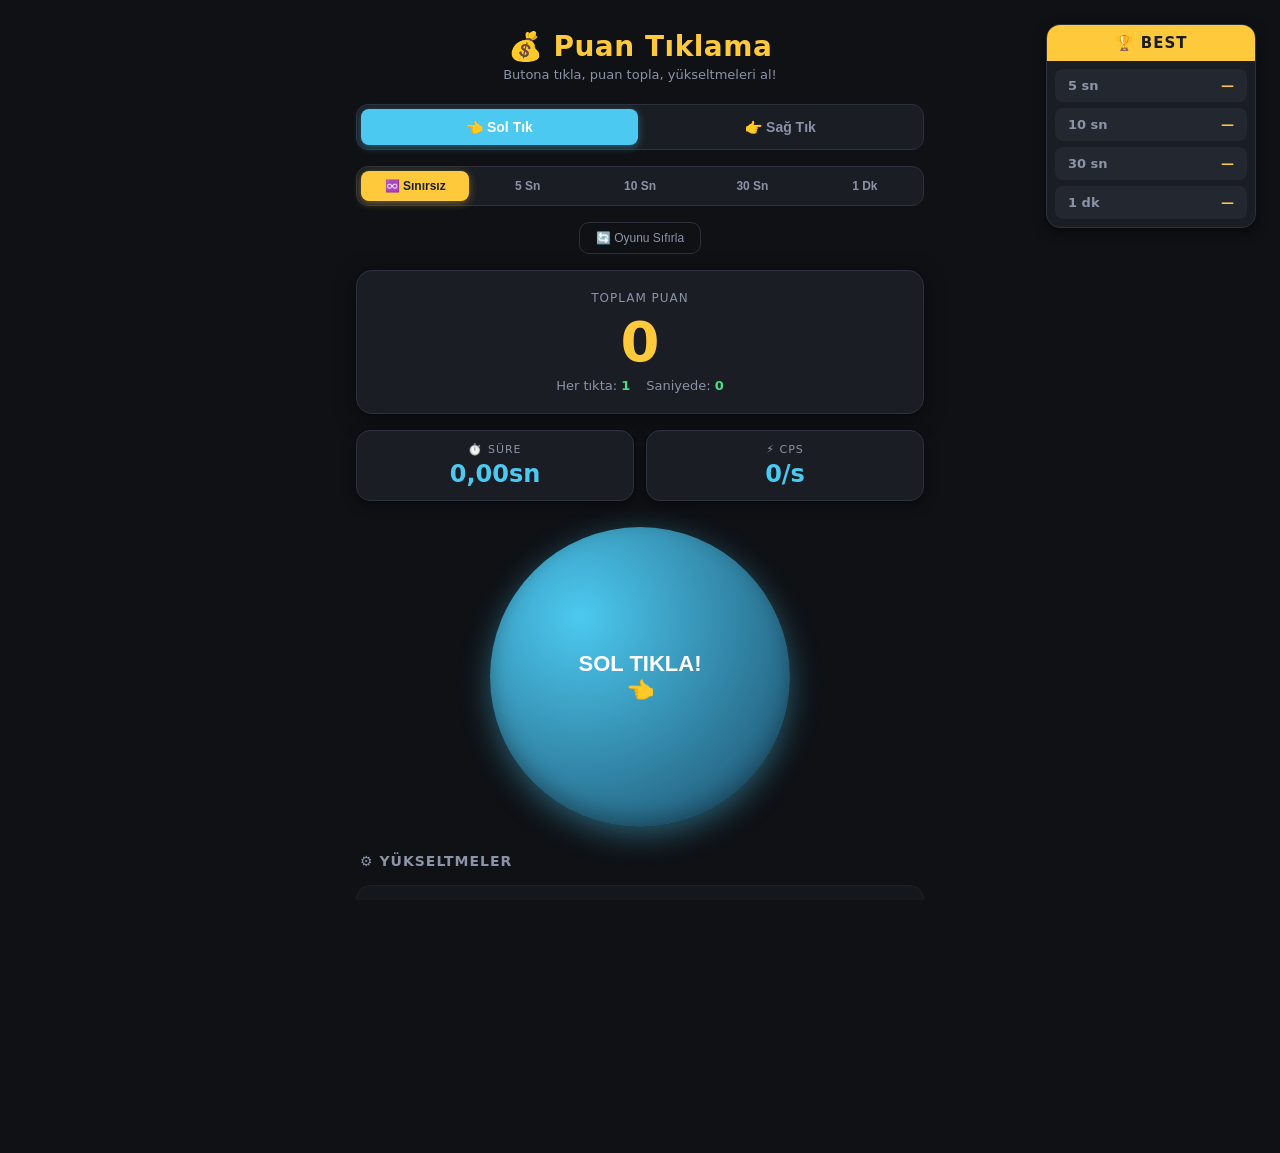
<file: index.html>
<!DOCTYPE html>
<!-- =========================================================
     TIKLAMA OYUNU (CLICKER GAME) - TEK DOSYA
     ---------------------------------------------------------
     - Tıkladıkça puan artar
     - 3 farklı yükseltme (upgrade) vardır
     - Karanlık temalıdır
     - Telefon ve bilgisayarda eşit görünmesi için responsive'tir
     - Tüm kod (HTML + CSS + JavaScript) bu tek dosyanın içindedir
     ========================================================== -->
<html lang="tr">
<head>
    <!-- Sayfanın dilini Türkçe olarak ayarlar -->
    <meta charset="UTF-8">

    <!-- viewport: Telefonlarda sayfanın doğru ölçeklenmesini sağlar.
         width=device-width -> ekran genişliğine uy
         initial-scale=1.0 -> başlangıçta %100 yakınlaşma
         user-scalable=no -> çift dokunup yanlışlıkla yakınlaşmayı engeller -->
    <meta name="viewport" content="width=device-width, initial-scale=1.0, maximum-scale=1.0, user-scalable=no">

    <!-- Arama motorlarına: bu sayfayı indeksleme, Google'da çıkmasın (linki olan yine açabilir) -->
    <meta name="robots" content="noindex, nofollow">
    <meta name="googlebot" content="noindex, nofollow">

    <!-- Tarayıcı sekmesinde görünen başlık -->
    <title>Puan Tıklama Oyunu</title>

    <style>
        /* =====================================================
           RENK VE GÖRÜNÜM AYARLARI (Karanlık Tema)
           ===================================================== */
        :root {
            --arka-plan: #0f1115;          /* Sayfanın ana koyu arka planı */
            --panel: #1a1d24;              /* Kartların/panellerin arka planı */
            --panel-acik: #232730;         /* Üzerine gelince açılan renk */
            --yazi: #f2f4f7;               /* Ana metin rengi (açık) */
            --yazi-ikincil: #8b93a7;       /* İkincil/açıklama metin rengi */
            --vurgu: #ffc93c;              /* Sarı vurgu rengi (puan için) */
            --vurgu-2: #4cc9f0;            /* Mavi vurgu rengi (buton için) */
            --yesil: #4ade80;              /* Alınabilir / yeterli puan (yeşil) */
            --kirmizi: #f87171;            /* Alamaz / yetersiz puan (kırmızı) */
            --kenarlik: #2c313c;           /* Kenarlık rengi */
            --golge: rgba(0, 0, 0, 0.5);   /* Gölge için yarı saydam siyah */
        }

        /* ----- GENEL SIFIRLAMA ----- */
        /* Tüm elemanların varsayılan boşluklarını ve kutu modelini düzenler */
        * {
            margin: 0;             /* Dış boşluk yok */
            padding: 0;            /* İç boşluk yok */
            box-sizing: border-box; /* Genişliğe kenarlık ve padding dahil */
            -webkit-tap-highlight-color: transparent; /* Telefonda dokununca çıkan miji izi kaldırır */
        }

        /* Sayfanın gövdesi */
        html, body {
            height: 100%;                       /* Tam ekran yüksekliği */
            font-family: 'Segoe UI', system-ui, -apple-system, sans-serif; /* Modern font */
            background: var(--arka-plan);       /* Koyu arka plan */
            color: var(--yazi);                 /* Açık yazı rengi */
            overflow-x: hidden;                 /* Yatay kaydırmayı engeller */
            -webkit-user-select: none;          /* Telefonda metin seçimini engeller */
            user-select: none;
        }

        /* =====================================================
           ANA DÜZEN (Layout)
           İçerikleri ortalar ve maksimum genişlik verir
           ===================================================== */
        .sarma {
            /* max-width: En geniş ekranda bile içerik çok geniş yayılmaz */
            max-width: 600px;
            margin: 0 auto;            /* Yatayda ortalar */
            padding: 16px;             /* Kenarlardan iç boşluk */
            min-height: 100%;          /* Ekranı kaplar */
            display: flex;
            flex-direction: column;    /* Öğeler alt alta dizilir */
            gap: 16px;                 /* Öğeler arası boşluk */
        }

        /* =====================================================
           BAŞLIK BÖLÜMÜ (Üst panel)
           ===================================================== */
        .baslik {
            text-align: center;        /* Metni ortalar */
            padding: 14px 0 6px;
        }

        .baslik h1 {
            font-size: clamp(20px, 6vw, 28px); /* Akıllı font boyutu: ekrana göre büyür/küçülür */
            font-weight: 800;                   /* Kalın yazı */
            letter-spacing: 0.5px;
            color: var(--vurgu);                /* Sarı renk */
        }

        .baslik p {
            font-size: 13px;
            color: var(--yazi-ikincil);         /* Gri açıklama rengi */
            margin-top: 4px;
        }

        /* =====================================================
           TIKLAMA MODU SEÇİCİ (Sol Tık / Sağ Tık)
           Fareyle hangi tuşla tıklanacağını belirleyen sekme
           ===================================================== */
        .mod-secici {
            display: flex;                      /* İki buton yan yana */
            gap: 4px;                            /* Aralarında küçük boşluk */
            background: var(--panel);           /* Arka plan kart rengi */
            border: 1px solid var(--kenarlik);
            border-radius: 12px;                /* Yuvarlatılmış köşeler */
            padding: 4px;                       /* İç boşluk */
        }

        .mod-btn {
            flex: 1;                            /* Eşit genişlikte bölünür */
            padding: 10px;
            border: none;
            border-radius: 8px;
            background: transparent;            /* Pasifken görünmez arka plan */
            color: var(--yazi-ikincil);         /* Pasifken gri yazı */
            font-size: 14px;
            font-weight: 700;
            cursor: pointer;
            transition: all 0.15s ease;         /* Yumuşak geçiş */
            -webkit-user-select: none;
            user-select: none;
        }

        /* Seçili (aktif) sekme: mavi vurgu */
        .mod-btn.aktif {
            background: var(--vurgu-2);         /* Mavi dolgu */
            color: #fff;                        /* Beyaz yazı */
            box-shadow: 0 2px 8px rgba(76, 201, 240, 0.4); /* Mavi parlama */
        }

        /* =====================================================
           PUAN EKRANI
           Mevcut puandaki büyük sayıyı gösterir
           ===================================================== */
        .puan-kutusu {
            background: var(--panel);           /* Kart arka planı */
            border: 1px solid var(--kenarlik);  /* İnce kenarlık */
            border-radius: 16px;                /* Yuvarlatılmış köşeler */
            padding: 20px;
            text-align: center;
            box-shadow: 0 4px 20px var(--golge); /* Hafif gölge */
        }

        .puan-etiket {
            font-size: 12px;
            color: var(--yazi-ikincil);
            text-transform: uppercase;          /* BÜYÜK HARF */
            letter-spacing: 1px;
        }

        /* Büyük puan sayısı */
        .puan-deger {
            font-size: clamp(36px, 12vw, 56px); /* En dikkat çekici en büyük yazı */
            font-weight: 900;
            color: var(--vurgu);
            margin: 4px 0;
            font-variant-numeric: tabular-nums; /* Sayılar hizalı durur (titremez) */
        }

        /* Saniyedeki ve tık başına kazanç bilgisi */
        .puan-alt {
            font-size: 13px;
            color: var(--yazi-ikincil);
            display: flex;
            justify-content: center;
            gap: 16px;
            flex-wrap: wrap;                    /* Dar ekranda alt satıra iner */
        }

        .puan-alt span b {
            color: var(--yesil);                /* Kazanç rakamları yeşil */
        }

        /* =====================================================
           İSTATİSTİK SATIRI (Süre + CPS sayaçları)
           ===================================================== */
        .istatistik-satir {
            display: flex;          /* Yan yana dizilir */
            gap: 12px;              /* Aralarında boşluk */
        }

        .istatistik {
            flex: 1;                /* Eşit genişlikte bölünür */
            background: var(--panel);
            border: 1px solid var(--kenarlik);
            border-radius: 14px;
            padding: 12px;
            text-align: center;
            box-shadow: 0 4px 12px var(--golge);
        }

        .ist-etiket {
            font-size: 11px;
            color: var(--yazi-ikincil);
            text-transform: uppercase;  /* BÜYÜK HARF */
            letter-spacing: 1px;
        }

        .ist-deger {
            font-size: clamp(18px, 6vw, 24px); /* Ekrana göre ölçeklenir */
            font-weight: 800;
            color: var(--vurgu-2);            /* Mavi vurgu rengi */
            margin-top: 4px;
            font-variant-numeric: tabular-nums; /* Sayılar titremez */
        }

        /* =====================================================
           TIKLANAN ANA BUTON (Büyük dairesel buton)
           ===================================================== */
        .tiklama-alani {
            display: flex;
            justify-content: center;
            align-items: center;
            padding: 10px 0;
        }

        .tikla-butonu {
            /* Yuvarlak buton boyutu (ekrana göre ölçeklenir) */
            width: clamp(190px, 56vw, 265px);
            height: clamp(190px, 56vw, 265px);
            border-radius: 50%;                 /* Tamamen yuvarlak */
            border: none;
            cursor: pointer;                   /* Üzerine gelince el işareti */

            /* Butonun iç dolgu rengi (mavi tonlarında degrade) */
            background: radial-gradient(circle at 30% 30%, var(--vurgu-2), #1b4965);

            /* Yazı ayarları */
            color: #fff;
            font-size: clamp(16px, 5vw, 22px);
            font-weight: 800;
            text-align: center;

            /* Görsel efektler */
            box-shadow:
                0 8px 30px rgba(76, 201, 240, 0.4), /* Altta mavi parlama */
                inset 0 -8px 20px rgba(0,0,0,0.3);  /* İçte alt gölge (3B his) */

            /* Basınca küçülme animasyonu için geçiş */
            transition: transform 0.08s ease, box-shadow 0.2s ease;
        }

        /* Butona basılınca hafif küçülür (tıklama hissi verir) */
        .tikla-butonu:active {
            transform: scale(0.94);
            box-shadow:
                0 4px 15px rgba(76, 201, 240, 0.3),
                inset 0 4px 20px rgba(0,0,0,0.4);
        }

        /* =====================================================
           TIKLAYINCA ÇIKAN "+1" UÇAN YAZI EFEKTİ
           ===================================================== */
        .ucan-yazi {
            position: fixed;                    /* Ekranda sabit konum */
            pointer-events: none;               /* Tıklamayı engellemez */
            font-weight: 900;
            font-size: 24px;
            color: var(--vurgu);
            text-shadow: 0 2px 8px rgba(0,0,0,0.8);
            animation: ucma 0.8s ease-out forwards; /* 0.8 sn'de yukarı kaybolur */
            z-index: 100;
        }

        /* Yukarı doğru çıkıp silinme animasyonu */
        @keyframes ucma {
            0%   { transform: translate(-50%, 0) scale(1);   opacity: 1; }
            100% { transform: translate(-50%, -80px) scale(1.5); opacity: 0; }
        }

        /* =====================================================
           YÜKSELTME (UPGRADE) BÖLÜMÜ
           ===================================================== */
        .bolum-baslik {
            font-size: 14px;
            font-weight: 700;
            color: var(--yazi-ikincil);
            text-transform: uppercase;
            letter-spacing: 1px;
            padding: 0 4px;
        }

        .yükseltmeler {
            display: flex;
            flex-direction: column;    /* Yükseltmeler alt alta */
            gap: 12px;                 /* Aralarında boşluk */
        }

        /* Her bir yükseltme kartı */
        .kart {
            background: var(--panel);
            border: 1px solid var(--kenarlik);
            border-radius: 14px;
            padding: 14px;
            display: flex;
            align-items: center;
            gap: 12px;
            cursor: pointer;
            transition: background 0.15s ease, transform 0.08s ease;
        }

        /* Kart üzerine gelince hafif açılır (masaüstü için) */
        .kart:hover {
            background: var(--panel-acik);
        }

        /* Kart tıklanınca hafif küçülür */
        .kart:active {
            transform: scale(0.98);
        }

        /* Yükseltme alınamıyorsa (puan yetmiyorsa) soluk görünür */
        .kart.devre-disi {
            opacity: 0.5;
            cursor: not-allowed;
        }

        /* Puan yetmediğinde kart sallanır (geri bildirim: "daha puan lazım") */
        .kart.sallaniyor {
            border-color: var(--kirmizi);
            animation: sallanma 0.35s ease;
        }
        @keyframes sallanma {
            0%, 100% { transform: translateX(0); }
            20%      { transform: translateX(-6px); }
            40%      { transform: translateX(6px); }
            60%      { transform: translateX(-4px); }
            80%      { transform: translateX(4px); }
        }

        /* Kartın solundaki ikon kutusu (emoji burada) */
        .kart-ikon {
            width: 46px;
            height: 46px;
            min-width: 46px;            /* Sıkışmaması için sabit genişlik */
            border-radius: 12px;
            background: var(--panel-acik);
            display: flex;
            justify-content: center;
            align-items: center;
            font-size: 24px;            /* Emoji boyutu */
        }

        /* Kartın ortasındaki açıklama alanı */
        .kart-metin {
            flex: 1;                    /* Kalan alanı kaplar */
            min-width: 0;               /* Taşmayı engeller */
        }

        .kart-metin h3 {
            font-size: 15px;
            font-weight: 700;
            margin-bottom: 2px;
        }

        .kart-metin p {
            font-size: 12px;
            color: var(--yazi-ikincil);
            line-height: 1.4;
        }

        /* Kartın sağındaki fiyat ve seviye bilgisi */
        .kart-sag {
            text-align: right;
            min-width: 80px;
        }

        .fiyat {
            font-size: 15px;
            font-weight: 800;
            color: var(--kirmizi);      /* Başlangıçta kırmızı (alınmaz) */
        }

        /* Puan yettiğinde fiyat yeşile döner */
        .fiyat.alinabilir {
            color: var(--yesil);
        }

        .seviye {
            font-size: 11px;
            color: var(--yazi-ikincil);
            margin-top: 2px;
        }

        /* =====================================================
           ALT BİLGİ (Sıfırla butonu)
           ===================================================== */
        .alt-bilgi {
            text-align: center;
            margin-top: auto;           /* En alta iter */
            padding-top: 8px;
        }

        .sifirla {
            background: transparent;
            border: 1px solid var(--kenarlik);
            color: var(--yazi-ikincil);
            padding: 8px 16px;
            border-radius: 10px;
            font-size: 12px;
            cursor: pointer;
            transition: all 0.15s ease;
        }

        .sifirla:hover {
            border-color: var(--kirmizi);
            color: var(--kirmizi);
        }

        /* =====================================================
           SKOR TABLOSU (BEST) — sağda / dar ekranda altta
           ===================================================== */
        .skor-tablosu {
            background: var(--panel);
            border: 1px solid var(--kenarlik);
            border-radius: 14px;
            overflow: hidden;
            box-shadow: 0 4px 12px var(--golge);
        }

        /* En üstte sarı arka planlı "BEST" başlığı */
        .skor-baslik {
            background: var(--vurgu);     /* sarı */
            color: #1a1d24;               /* koyu yazı */
            font-weight: 900;
            font-size: 15px;
            letter-spacing: 1px;
            text-align: center;
            padding: 9px;
        }

        .skor-liste {
            padding: 8px;
            display: flex;
            flex-direction: column;
            gap: 6px;
        }

        .skor-satir {
            display: flex;
            justify-content: space-between;
            align-items: center;
            background: var(--panel-acik);
            border: 1px solid transparent;
            border-radius: 8px;
            padding: 8px 12px;
            font-size: 13px;
        }

        .skor-satir .skor-sure {
            color: var(--yazi-ikincil);
            font-weight: 700;
        }

        .skor-satir .skor-deger {
            color: var(--vurgu);
            font-weight: 900;
            font-variant-numeric: tabular-nums;
        }

        /* Yeni rekor kırılınca o satır yeşil parlar */
        .skor-satir.yeni {
            border-color: var(--yesil);
            animation: skorParlama 0.6s ease;
        }
        @keyframes skorParlama {
            0%   { transform: scale(1);    background: rgba(74, 222, 128, 0.4); }
            50%  { transform: scale(1.04); }
            100% { transform: scale(1);    background: var(--panel-acik); }
        }

        /* Geniş ekranda skor tablosu sağda sabit dursun */
        @media (min-width: 1100px) {
            .skor-tablosu {
                position: fixed;
                top: 24px;
                right: 24px;
                width: 210px;
                z-index: 50;
            }
        }

        /* =====================================================
           SÜRE SEÇİCİ (Sınırsız / 5 / 10 / 30 sn / 1 dk)
           5 buton yan yana; telefonda sığması için daha küçük
           ===================================================== */
        .sure-secici {
            display: flex;
            gap: 4px;
            background: var(--panel);
            border: 1px solid var(--kenarlik);
            border-radius: 12px;
            padding: 4px;
        }

        .sure-btn {
            flex: 1;                            /* 5 buton eşit genişlikte */
            padding: 8px 4px;                   /* Dar (telefona sığar) */
            border: none;
            border-radius: 8px;
            background: transparent;
            color: var(--yazi-ikincil);
            font-size: 12px;
            font-weight: 700;
            cursor: pointer;
            transition: all 0.15s ease;
            -webkit-user-select: none;
            user-select: none;
            white-space: nowrap;                /* Yazı bölünmesin */
        }

        /* Seçili süre sekmesi: sarı vurgu (mod sekmesinden ayrışsın) */
        .sure-btn.aktif {
            background: var(--vurgu);           /* Sarı */
            color: #1a1d24;                     /* Koyu yazı */
            box-shadow: 0 2px 8px rgba(255, 201, 60, 0.4);
        }

        /* =====================================================
           SONUÇ PENCERESİ (Süre dolunca çıkan modal)
           ===================================================== */
        .sonuc-zemin {
            position: fixed;                    /* Ekranda sabit, tüm ekranı kaplar */
            top: 0; left: 0; right: 0; bottom: 0;
            background: rgba(0, 0, 0, 0.75);     /* Yarı saydam koyu perde */
            display: none;                      /* Varsayılan gizli (JS açar) */
            justify-content: center;            /* Yatayda ortala */
            align-items: center;                /* Dikeyde ortala */
            z-index: 200;                       /* Her şeyin üstünde */
            padding: 16px;
        }

        /* Açıkken flex ile ortala */
        .sonuc-zemin.acik {
            display: flex;
        }

        .sonuc-kutu {
            background: var(--panel);
            border: 1px solid var(--kenarlik);
            border-radius: 20px;
            padding: 24px;
            width: 100%;
            max-width: 360px;
            text-align: center;
            box-shadow: 0 20px 60px rgba(0, 0, 0, 0.6);
            animation: modalAcilis 0.3s ease;   /* Açılış animasyonu */
        }

        @keyframes modalAcilis {
            from { transform: scale(0.8); opacity: 0; }
            to   { transform: scale(1);   opacity: 1; }
        }

        .sonuc-kutu h2 {
            font-size: 22px;
            color: var(--vurgu);
            margin-bottom: 12px;
        }

        /* Büyük CPS rakamı */
        .sonuc-cps {
            font-size: 56px;
            font-weight: 900;
            color: var(--yazi);
            line-height: 1;
            font-variant-numeric: tabular-nums;
        }

        .sonuc-cps-etiket {
            font-size: 13px;
            color: var(--yazi-ikincil);
            text-transform: uppercase;
            letter-spacing: 1px;
            margin-bottom: 16px;
        }

        /* Derece rozeti: arka plan rengi JS ile dereceye göre değişir */
        .sonuc-derece {
            display: inline-block;
            font-size: 20px;
            font-weight: 800;
            padding: 8px 20px;
            border-radius: 999px;               /* Tam yuvarlak (pil) */
            margin-bottom: 12px;
        }

        .sonuc-detay {
            font-size: 13px;
            color: var(--yazi-ikincil);
            line-height: 1.5;
            margin-bottom: 20px;
        }

        .sonuc-butonlar {
            display: flex;
            gap: 10px;
        }

        .sonuc-btn {
            flex: 1;
            padding: 12px;
            border: none;
            border-radius: 12px;
            font-size: 14px;
            font-weight: 700;
            cursor: pointer;
            transition: transform 0.08s ease, opacity 0.15s ease;
        }

        .sonuc-btn:active { transform: scale(0.96); }

        .sonuc-btn.tekrar {
            background: var(--vurgu-2);         /* Mavi */
            color: #fff;
        }

        .sonuc-btn.kapat {
            background: var(--panel-acik);
            color: var(--yazi);
        }

        /* =====================================================
           TELEFON / DİKEY EKRAN AYARLARI
           Küçük ekranlarda boşlukları sıkıştırır
           ===================================================== */
        @media (max-width: 380px) {
            .sarma { padding: 12px; gap: 12px; }
            .puan-kutusu { padding: 16px; }
            .kart { padding: 12px; }
        }

        /* =====================================================
           YATAY / BÜYÜK EKRAN AYARLARI
           Çok geniş ekranlarda butonu biraz büyütür
           ===================================================== */
        @media (min-width: 768px) {
            .tikla-butonu {
                width: 300px;
                height: 300px;
            }
        }
    </style>
</head>

<body>
    <!-- =====================================================
         OYUN İÇERİĞİ (GÖRSEL KISIM)
         ===================================================== -->
    <div class="sarma">

        <!-- Üst başlık -->
        <header class="baslik">
            <h1>💰 Puan Tıklama</h1>
            <p>Butona tıkla, puan topla, yükseltmeleri al!</p>
        </header>

        <!-- Tıklama modu seçici: Fare ile SOL ya da SAĞ tık kullanılacağını belirler -->
        <div class="mod-secici">
            <!-- data-mod: 'sol' = sol tık (farenin sol tuşu), 'sag' = sağ tık (farenin sağ tuşu) -->
            <button class="mod-btn aktif" data-mod="sol">👈 Sol Tık</button>
            <button class="mod-btn" data-mod="sag">👉 Sağ Tık</button>
        </div>

        <!-- Süre seçici: Test süresini belirler. data-sure: 0=sınırsız, diğerleri saniye -->
        <!-- Süre dolunca sonuç penceresi açılır ve ortalama CPS gösterilir -->
        <div class="sure-secici">
            <button class="sure-btn aktif" data-sure="0">♾️ Sınırsız</button>
            <button class="sure-btn" data-sure="5">5 Sn</button>
            <button class="sure-btn" data-sure="10">10 Sn</button>
            <button class="sure-btn" data-sure="30">30 Sn</button>
            <button class="sure-btn" data-sure="60">1 Dk</button>
        </div>

        <!-- Sıfırla butonu: toplam puanın ÜSTÜNDE (en üstte) -->
        <div style="display:flex; justify-content:center;">
            <button class="sifirla" id="sifirlaButonu">🔄 Oyunu Sıfırla</button>
        </div>

        <!-- Puan ekranı -->
        <section class="puan-kutusu">
            <div class="puan-etiket">Toplam Puan</div>
            <!-- puan-deger: JavaScript buraya anlık puanı yazar -->
            <div class="puan-deger" id="puan">0</div>
            <!-- Alt bilgi: tık başına ve saniyedeki kazanç -->
            <div class="puan-alt">
                <span>Her tıkta: <b id="tikBasi">1</b></span>
                <span>Saniyede: <b id="saniyede">0</b></span>
            </div>
        </section>

        <!-- Oturum istatistikleri: Süre sayacı (saniye + salise) ve CPS (saniyedeki tıklama) -->
        <!-- Bu sayaçlar ilk tıklamada başlar, "Oyunu Sıfırla" ile sıfırlanır -->
        <section class="istatistik-satir">
            <div class="istatistik">
                <div class="ist-etiket" id="sureEtiket">⏱️ Süre</div>
                <!-- sure: Süre dolana kadar kalan süre (geri sayım) ya da geçen süre -->
                <div class="ist-deger" id="sure">0,00sn</div>
            </div>
            <div class="istatistik">
                <div class="ist-etiket">⚡ CPS</div>
                <!-- cps: Saniyedeki ortalama tıklama sayısı (Clicks Per Second) -->
                <div class="ist-deger" id="cps">0/s</div>
            </div>
        </section>

        <!-- Tıklanan ana buton -->
        <div class="tiklama-alani">
            <button class="tikla-butonu" id="tiklaButonu">
                TIKLA!<br>👆
            </button>
        </div>

        <!-- Yükseltme bölümü başlığı -->
        <div class="bolum-baslik">⚙️ Yükseltmeler</div>

        <!-- Yükseltme kartları -->
        <div class="yükseltmeler">
            <!--
                Her yükseltme kartının yapısı:
                - data-id: JavaScript'in hangi yükseltme olduğunu tanıması için benzersiz kimlik
                - kart-ikon: görsel emoji
                - kart-metin: isim ve açıklama
                - kart-sag: fiyat ve seviye
            -->

            <!-- YÜKSELTME 1: Tıklama Gücü -> Her tıklamada kazanılan puanı artırır -->
            <div class="kart" data-id="tikGucu">
                <div class="kart-ikon">👆</div>
                <div class="kart-metin">
                    <h3>Tıklama Gücü</h3>
                    <p>Her tıklamada +1 daha fazla puan kazandırır.</p>
                </div>
                <div class="kart-sag">
                    <div class="fiyat" id="fiyat-tikGucu">50</div>
                    <div class="seviye">Seviye <span id="seviye-tikGucu">0</span></div>
                </div>
            </div>

            <!-- YÜKSELTME 2: Otomatik Tıklayıcı -> Saniyede otomatik puan kazandırır -->
            <div class="kart" data-id="otomatik">
                <div class="kart-ikon">🤖</div>
                <div class="kart-metin">
                    <h3>Otomatik Tıklayıcı</h3>
                    <p>Saniyede otomatik 1 puan kazandırır (tıklamana gerek yok).</p>
                </div>
                <div class="kart-sag">
                    <div class="fiyat" id="fiyat-otomatik">100</div>
                    <div class="seviye">Seviye <span id="seviye-otomatik">0</span></div>
                </div>
            </div>

            <!-- YÜKSELTME 3: Çarpan -> TÜM kazançları iki katına çıkarır -->
            <div class="kart" data-id="carpan">
                <div class="kart-ikon">⚡</div>
                <div class="kart-metin">
                    <h3>Süper Çarpan</h3>
                    <p>Tüm kazançları (tık + otomatik) iki katına çıkarır.</p>
                </div>
                <div class="kart-sag">
                    <div class="fiyat" id="fiyat-carpan">250</div>
                    <div class="seviye">Seviye <span id="seviye-carpan">0</span></div>
                </div>
            </div>
        </div>

        <!-- Skor tablosu: en üstte sarı "BEST", altında süre süre en iyi tıklama rekorları -->
        <aside class="skor-tablosu" id="skorTablosu">
            <div class="skor-baslik">🏆 BEST</div>
            <div class="skor-liste" id="skorListe"></div>
        </aside>

    </div>

    <!-- =====================================================
         SONUÇ PENCERESİ (Süre dolunca açılır)
         Ortalama CPS ve dereceyi (çok yavaş / orta / iyi / çok iyi) gösterir
         ===================================================== -->
    <div class="sonuc-zemin" id="sonucZemin">
        <div class="sonuc-kutu">
            <h2 id="sonucBaslik">🏁 Süre Doldu!</h2>

            <!-- Büyük toplam tıklama rakamı -->
            <div class="sonuc-cps" id="sonucCps">0,0</div>
            <div class="sonuc-cps-etiket">toplam tıklama</div>

            <!-- Derece rozeti (renkli) -->
            <div class="sonuc-derece" id="sonucDerece">-</div>

            <!-- Detay: süre, tıklama sayısı, eşiğe göre açıklama -->
            <div class="sonuc-detay" id="sonucDetay"></div>

            <!-- Butonlar -->
            <div class="sonuc-butonlar">
                <button class="sonuc-btn tekrar" id="tekrarBtn">🔄 Tekrar Dene</button>
                <button class="sonuc-btn kapat" id="kapatBtn">✖ Kapat</button>
            </div>
        </div>
    </div>

    <!-- =====================================================
         OYUN MANTIĞI (JAVASCRIPT)
         ===================================================== -->
    <script>
        /* -----------------------------------------------------
           1) OYUN VERİSİ (State)
           Oyundaki tüm değerleri burada tutarız.
           ----------------------------------------------------- */
        const oyun = {
            puan: 0,           // O anki puan
            tikBasi: 1,        // Her tıklamada kaç puan geldiği (Tıklama Gücü belirler)
            saniyede: 0,       // Saniyede otomatik kaç puan geldiği (Otomatik belirler)
            carpanSeviye: 0,   // Süper Çarpan seviyesi (tüm kazancı 2^seviye ile çarpar)
            tiklamaSayisi: 0,     // Bu oturumdaki toplam tıklama sayısı (CPS hesabı için)
            baslangicZamani: null, // İlk tıklamanın zamanı (ms); null = sayaç henüz başlamadı
            tiklamaModu: 'sol',   // Hangi fare tuşuyla tıklanacak: 'sol' (sol tık) | 'sag' (sağ tık)
            hedefSure: 0,         // Test süresi (saniye). 0 = sınırsız. 5/10/30/60 = zamanlı test
            bitti: false,         // Zamanlı test bitti mi? (bittiyse tıklama sayılmaz)
            rekorlar: { 5: 0, 10: 0, 30: 0, 60: 0 }, // Her süre için en iyi toplam tıklama (BEST tablosu)
        };

        /* -----------------------------------------------------
           2) YÜKSELTME TANIMLARI
           Her yükseltmenin: temel fiyat, fiyat çarpanı (her
           alımda pahalaşır) ve etkisi burada tanımlıdır.
           ----------------------------------------------------- */
        const yukseltmeler = {
            // Tıklama Gücü: tık başına +1 puan ekler (1. yükseltme -> 50)
            tikGucu: {
                tabanFiyat: 50,     // İlk fiyat
                carpim: 1.5,        // Her alımda fiyat bu kadar çarpar (pahalaşır)
                seviye: 0,          // Mevcut seviye
            },
            // Otomatik Tıklayıcı: saniyede +1 puan ekler (2. yükseltme -> 100)
            otomatik: {
                tabanFiyat: 100,
                carpim: 1.6,
                seviye: 0,
            },
            // Süper Çarpan: tüm kazancı 2 katına çıkarır (3. yükseltme -> 250)
            carpan: {
                tabanFiyat: 250,
                carpim: 3.0,
                seviye: 0,
            },
        };

        /* -----------------------------------------------------
           3) YARDIMCI FONKSİYONLAR
           ----------------------------------------------------- */

        // Bir yükseltmenin GÜNCEL fiyatını hesaplar.
        // Formül: tabanFiyat * (carpim ^ seviye)
        // Yani her alımda fiyat katlanarak artar.
        function fiyatHesapla(id) {
            const y = yukseltmeler[id];
            return Math.floor(y.tabanFiyat * Math.pow(y.carpim, y.seviye));
        }

        // Çarpan etkisini uygular. carpanSeviye kadar 2 ile çarpar.
        // Örn: seviye 2 ise kazanç 4 katına çıkar (2 * 2).
        function carpanEtkisi() {
            return Math.pow(2, oyun.carpanSeviye);
        }

        /* -----------------------------------------------------
           ZAMANLI TEST: Dereceler ORTALAMA CPS'ye göre değil,
           TOPLAM tıklama sayısına göre verilir. 5 kademeli.
           -----------------------------------------------------
           5 sn referans (kullanıcının verdiği sayılar):
             tıklama < 10  -> Çok Yavaş 🐢
             tıklama < 20  -> Yavaş 🐌
             tıklama < 50  -> Orta 🙂      (30 burada)
             tıklama < 70  -> Hızlı ⚡      (50 burada)
             tıklama >= 70 -> Çok Hızlı 🔥

           Diğer süreler aynı hız oranını (CPS) koruyacak şekilde
           süreyle orantılanır (uzun sürede daha çok tıklama gerekir).
           cokYavas/yavas/orta/hizli = o sınırın TOPLAM tıklama karşılığı.
           ----------------------------------------------------- */
        const sureEsikleri = {
            5:  { etiket: '5 Saniye',  cokYavas: 10,  yavas: 20,  orta: 50,  hizli: 70  },
            10: { etiket: '10 Saniye', cokYavas: 20,  yavas: 40,  orta: 100, hizli: 140 },
            30: { etiket: '30 Saniye', cokYavas: 60,  yavas: 120, orta: 300, hizli: 420 },
            60: { etiket: '1 Dakika',  cokYavas: 120, yavas: 240, orta: 600, hizli: 840 },
        };

        // Dereceyi TOPLAM tıklama sayısına göre verir (CPS'ye göre değil).
        // 5 kademeli: çok yavaş -> yavaş -> orta -> hızlı -> çok hızlı
        function dereceHesapla(tiklama, sure) {
            const s = sureEsikleri[sure];
            if (!s) return { metin: 'Orta 🙂', renk: '#fbbf24' }; // bilinmeyen süre yedeği
            if (tiklama < s.cokYavas) return { metin: 'Çok Yavaş 🐢', renk: '#f87171' }; // kırmızı
            if (tiklama < s.yavas)    return { metin: 'Yavaş 🐌',     renk: '#fb923c' }; // turuncu
            if (tiklama < s.orta)     return { metin: 'Orta 🙂',      renk: '#fbbf24' }; // sarı
            if (tiklama < s.hizli)    return { metin: 'Hızlı ⚡',      renk: '#4cc9f0' }; // mavi
            return                      { metin: 'Çok Hızlı 🔥',     renk: '#4ade80' }; // yeşil
        }

        // Büyük sayıları okunaklı gösterir (1200 -> "1.20K" gibi)
        // Türkçe'de binlik ayracı için nokta kullanılır.
        function sayiBicimle(n) {
            n = Math.floor(n);
            if (n < 1000) return n.toString();
            if (n < 1e6)  return (n / 1e3).toFixed(2).replace('.', ',') + 'K';  // Bin
            if (n < 1e9)  return (n / 1e6).toFixed(2).replace('.', ',') + 'M';  // Milyon
            if (n < 1e12) return (n / 1e9).toFixed(2).replace('.', ',') + 'B';  // Milyar
            return (n / 1e12).toFixed(2).replace('.', ',') + 'T';               // Trilyon
        }

        /* -----------------------------------------------------
           4) EKRANI GÜNCELLEME
           Tüm değerleri HTML'e yazar ve kartların
           alınabilir/alınamaz durumunu ayarlar.
           ----------------------------------------------------- */
        function ekraniGuncelle() {
            // Puan ve alt bilgiler
            document.getElementById('puan').textContent = sayiBicimle(oyun.puan);
            document.getElementById('tikBasi').textContent = sayiBicimle(oyun.tikBasi * carpanEtkisi());
            document.getElementById('saniyede').textContent = sayiBicimle(oyun.saniyede * carpanEtkisi());

            // Her yükseltme kartını güncelle
            for (const id in yukseltmeler) {
                const fiyat = fiyatHesapla(id);
                const fiyatEl = document.getElementById('fiyat-' + id);
                const seviyeEl = document.getElementById('seviye-' + id);
                const kart = document.querySelector('.kart[data-id="' + id + '"]');

                fiyatEl.textContent = sayiBicimle(fiyat);
                seviyeEl.textContent = yukseltmeler[id].seviye;

                // Puan yetiyorsa yeşil + kart aktif, yetmiyorsa kırmızı + pasif
                if (oyun.puan >= fiyat) {
                    fiyatEl.classList.add('alinabilir');
                    kart.classList.remove('devre-disi');
                } else {
                    fiyatEl.classList.remove('alinabilir');
                    kart.classList.add('devre-disi');
                }
            }
        }

        /* -----------------------------------------------------
           4.4) ÖLÇÜM SIFIRLAMA + TIKLAMA MODU + SÜRE SEÇİMİ
           ----------------------------------------------------- */

        // Ölçümü tamamen sıfırlar: puan, süre, CPS ve "bitti" durumu.
        // Hem mod hem süre değişiminde taze başlamak için kullanılır.
        function olcumSifirla() {
            oyun.puan = 0;
            oyun.baslangicZamani = null; // Süre sayacı sıfır (ilk tıkta yeniden başlar)
            oyun.tiklamaSayisi = 0;     // CPS için tıklama sayısı sıfır
            oyun.bitti = false;         // Zamanlı test yeniden başlayabilir
        }

        // --- TIKLAMA MODU (Sol / Sağ) ---
        // Mod arayüzünü (aktif sekme + buton yazısı) oyun.tiklamaModu'na göre günceller
        function modGuncelle() {
            const mod = oyun.tiklamaModu;
            document.querySelectorAll('.mod-btn').forEach(btn => {
                btn.classList.toggle('aktif', btn.dataset.mod === mod);
            });
            document.getElementById('tiklaButonu').innerHTML =
                mod === 'sol' ? 'SOL TIKLA!<br>👈' : 'SAĞ TIKLA!<br>👉';
        }

        // Bir tıklama modu sekmesi seçilince: modu ayarla, ölçümü sıfırla, kaydet
        function modSec(mod) {
            oyun.tiklamaModu = mod;
            olcumSifirla();            // Süre + CPS + puan sıfır (önceki istek)
            modalKapat();              // Açık sonuç penceresi varsa kapat
            modGuncelle();
            ekraniGuncelle();
            istatistikGuncelle();
            kaydet();
        }

        // --- SÜRE SEÇİMİ (Sınırsız / 5 / 10 / 30 sn / 1 dk) ---
        // Süre sekme arayüzünü oyun.hedefSure'ye göre günceller
        function sureGuncelle() {
            document.querySelectorAll('.sure-btn').forEach(btn => {
                btn.classList.toggle('aktif', Number(btn.dataset.sure) === oyun.hedefSure);
            });
        }

        // Bir süre sekmesi seçilince: hedef süreyi ayarla, ölçümü sıfırla, kaydet
        function sureSec(sure) {
            oyun.hedefSure = Number(sure); // 0 = sınırsız, diğerleri saniye
            olcumSifirla();               // Süre + CPS + puan sıfır
            modalKapat();
            sureGuncelle();
            ekraniGuncelle();
            istatistikGuncelle();
            kaydet();
        }

        /* -----------------------------------------------------
           4.6) ZAMANLI TEST SONUÇ PENCERESİ
           ----------------------------------------------------- */

        // Sağdaki BEST skor tablosunu çizer. vurguSure = yeni rekor kırılan süre (null = normal)
        function skorTablosuGuncelle(vurguSure) {
            const liste = document.getElementById('skorListe');
            if (!liste) return;
            const siralar = [5, 10, 30, 60];
            const etiketler = { 5: '5 sn', 10: '10 sn', 30: '30 sn', 60: '1 dk' };
            liste.innerHTML = siralar.map(function (s) {
                const rekor = oyun.rekorlar[s] || 0;
                const vurgu = (s === vurguSure) ? ' yeni' : '';
                return '<div class="skor-satir' + vurgu + '">' +
                       '<span class="skor-sure">' + etiketler[s] + '</span>' +
                       '<span class="skor-deger">' + (rekor > 0 ? rekor : '—') + '</span>' +
                       '</div>';
            }).join('');
        }

        // Zamanlı test dolduğunda çağrılır: CPS hesapla, derece bul, modalı aç
        function suresiDoldu() {
            if (oyun.bitti) return;     // İkinci kez çağrılmasın
            oyun.bitti = true;          // Artık tıklamalar sayılmaz

            // CPS yalnızca bilgi amaçlı; derece TOPLAM tıklamaya göre verilir
            const gecenSaniye = oyun.baslangicZamani ? (Date.now() - oyun.baslangicZamani) / 1000 : oyun.hedefSure;
            const cps = gecenSaniye > 0 ? (oyun.tiklamaSayisi / gecenSaniye) : 0;
            const derece = dereceHesapla(oyun.tiklamaSayisi, oyun.hedefSure); // derece = tıklamaya göre

            // Modal: büyük rakam TOPLAM tıklama sayısıdır
            document.getElementById('sonucCps').textContent = oyun.tiklamaSayisi;
            const dereceEl = document.getElementById('sonucDerece');
            dereceEl.textContent = derece.metin;
            dereceEl.style.background = derece.renk;
            // Açık renkli zeminlerde koyu yazı, koyu renkte beyaz yazı
            const acikRenkler = ['#fbbf24', '#4cc9f0', '#4ade80'];
            dereceEl.style.color = acikRenkler.includes(derece.renk) ? '#1a1d24' : '#fff';

            // Detay satırı: CPS + tıklama eşikleri
            const e = sureEsikleri[oyun.hedefSure];
            document.getElementById('sonucDetay').innerHTML =
                e.etiket + ' • ' + cps.toFixed(1).replace('.', ',') + ' CPS<br>' +
                '(çok yavaş < ' + e.cokYavas + ' • yavaş < ' + e.yavas +
                ' • orta < ' + e.orta + ' • hızlı < ' + e.hizli +
                ' • çok hızlı ≥ ' + e.hizli + ' tıklama)';

            // Süre/CPS kutularını son değerde dondur
            document.getElementById('sureEtiket').textContent = '⏱️ Bitti';
            document.getElementById('sure').textContent = '0,00sn';
            document.getElementById('cps').textContent = cps.toFixed(1).replace('.', ',') + '/s';

            // BEST rekoru: bu sürede şimdiye kadarki en iyi tıklama mı? Varsa güncelle, tabloyu parlat
            let yeniRekor = false;
            if (oyun.hedefSure > 0 && oyun.tiklamaSayisi > (oyun.rekorlar[oyun.hedefSure] || 0)) {
                oyun.rekorlar[oyun.hedefSure] = oyun.tiklamaSayisi;
                yeniRekor = true;
            }
            skorTablosuGuncelle(yeniRekor ? oyun.hedefSure : null);
            kaydet();

            modalAc();
        }

        // Sonuç penceresini aç/kapat
        function modalAc() {
            document.getElementById('sonucZemin').classList.add('acik');
        }
        function modalKapat() {
            document.getElementById('sonucZemin').classList.remove('acik');
        }

        /* -----------------------------------------------------
           4.5) İSTATİSTİK GÜNCELLEME (Süre + CPS)
           Süre: İlk tıklamadan beri geçen süre (saniye + salise)
           CPS : Toplam tıklama / geçen saniye (saniyedeki ortalama tıklama)
           ----------------------------------------------------- */
        function istatistikGuncelle() {
            const sureEl = document.getElementById('sure');
            const cpsEl = document.getElementById('cps');
            const sureEtiketEl = document.getElementById('sureEtiket');

            // Zamanlı test bittiyse değerler donmuş kalsın (üzerine yazma)
            if (oyun.bitti) return;

            // Sayaç henüz başlamadıysa (ilk tıklama yoksa)
            if (oyun.baslangicZamani === null) {
                if (oyun.hedefSure > 0) {
                    sureEtiketEl.textContent = '⏱️ Kalan';   // zamanlı: başta tam süre
                    sureEl.textContent = oyun.hedefSure.toFixed(2).replace('.', ',') + 'sn';
                } else {
                    sureEtiketEl.textContent = '⏱️ Süre';    // sınırsız
                    sureEl.textContent = '0,00sn';
                }
                cpsEl.textContent = '0/s';
                return;
            }

            // Geçen süre (saniye, virgüllü)
            const gecenSaniye = (Date.now() - oyun.baslangicZamani) / 1000;

            // ZAMANLI TEST: süre doldu mu?
            if (oyun.hedefSure > 0 && gecenSaniye >= oyun.hedefSure) {
                suresiDoldu();   // sonucu hesapla, modal aç, ekranı dondur
                return;
            }

            if (oyun.hedefSure > 0) {
                // Zamanlı: geri sayım (kalan süre aşağı iner)
                const kalan = Math.max(0, oyun.hedefSure - gecenSaniye);
                sureEtiketEl.textContent = '⏱️ Kalan';
                sureEl.textContent = kalan.toFixed(2).replace('.', ',') + 'sn';
            } else {
                // Sınırsız: geçen süre yukarı çıkar
                sureEtiketEl.textContent = '⏱️ Süre';
                sureEl.textContent = gecenSaniye.toFixed(2).replace('.', ',') + 'sn';
            }

            // CPS = toplam tıklama / geçen saniye (canlı)
            const cps = gecenSaniye > 0 ? (oyun.tiklamaSayisi / gecenSaniye) : 0;
            cpsEl.textContent = cps.toFixed(1).replace('.', ',') + '/s';
        }

        /* -----------------------------------------------------
           5) YÜKSELTME SATIN ALMA
           Tıklanan kartın yükseltmesini uygular.
           ----------------------------------------------------- */
        function yukseltmeAl(id) {
            const fiyat = fiyatHesapla(id);
            const kart = document.querySelector('.kart[data-id="' + id + '"]');

            // Puan yetmiyorsa kartı salla (geri bildirim) ve çık
            if (oyun.puan < fiyat) {
                if (kart) {
                    kart.classList.remove('sallaniyor'); // Animasyonu tekrar tetiklemek için kaldır
                    void kart.offsetWidth;               // Tarayıcıyı yeniden çizmeye zorla (reflow)
                    kart.classList.add('sallaniyor');    // Sallanma efektini başlat
                    setTimeout(() => kart.classList.remove('sallaniyor'), 400);
                }
                return;
            }

            // Puanı düş
            oyun.puan -= fiyat;
            // Seviyeyi bir artır
            yukseltmeler[id].seviye++;

            // Yükseltmenin etkisini uygula
            if (id === 'tikGucu') {
                oyun.tikBasi += 1;          // Tık başına +1
            } else if (id === 'otomatik') {
                oyun.saniyede += 1;         // Saniyede +1
            } else if (id === 'carpan') {
                oyun.carpanSeviye += 1;     // Tüm kazanç 2 kat
            }

            ekraniGuncelle();
            kaydet();                       // İlerlemeyi kaydet
        }

        /* -----------------------------------------------------
           6) TIKLAMA İŞLEMİ
           Ana butona basınca puan ekler ve uçan yazı gösterir.
           ----------------------------------------------------- */
        function tikla(olay) {
            // Zamanlı test bittiyse tıklama sayılmasın (test sonucu donmuş)
            if (oyun.bitti) return;

            // Çarpan etkili tık başına kazanç
            const kazanilan = oyun.tikBasi * carpanEtkisi();
            oyun.puan += kazanilan;              // PUANI ARTIR (tıklanınca puan eklenir)

            // --- Süre / CPS sayacı ---
            oyun.tiklamaSayisi++;                  // Bu oturumdaki tıklama sayısını artır
            if (oyun.baslangicZamani === null) {
                oyun.baslangicZamani = Date.now(); // İLK tıklamada saniye sayacını başlat
            }
            istatistikGuncelle();                  // İstatistikleri anında güncelle

            // "+X" uçan yazısını tıklanan yerde göster
            ucanYaziGoster(olay, '+' + sayiBicimle(kazanilan));

            ekraniGuncelle();
        }

        // Ekranda tıklanan konumda uçan sayı oluşturur
        function ucanYaziGoster(olay, metin) {
            const el = document.createElement('div');
            el.className = 'ucan-yazi';
            el.textContent = metin;

            // Tıklanan/parmak konumunu bul (mouse veya dokunma)
            const x = (olay.touches && olay.touches[0]) ? olay.touches[0].clientX
                    : (olay.clientX || 0);
            const y = (olay.touches && olay.touches[0]) ? olay.touches[0].clientY
                    : (olay.clientY || 0);

            el.style.left = x + 'px';
            el.style.top = y + 'px';
            document.body.appendChild(el);

            // Animasyon bitince elemanı temizle
            setTimeout(() => el.remove(), 800);
        }

        /* -----------------------------------------------------
           7) OTOMATİK KAZANÇ DÖNGÜSÜ
           Saniyede bir, otomatik kazancı puana ekler.
           ----------------------------------------------------- */
        setInterval(() => {
            if (oyun.saniyede > 0) {
                oyun.puan += oyun.saniyede * carpanEtkisi();
                ekraniGuncelle();
                // Sık kaydetmek yerine her saniye sessizce güncelle
            }
        }, 1000); // Her 1000 ms = 1 saniye

        // Süre / CPS sayacı: salisenin akması görünmesi için saniyede ~20 kez günceller
        setInterval(istatistikGuncelle, 50);

        /* -----------------------------------------------------
           8) KAYDETME / YÜKLEME (LocalStorage)
           Sayfayı kapatınca ilerleme kaybolmaz.
           ----------------------------------------------------- */
        const KAYIT_ANAHTARI = 'tiklama_oyunu_kayit';

        function kaydet() {
            // Hem oyun hem yükseltme seviyelerini birlikte sakla
            const veri = {
                puan: oyun.puan,
                tikBasi: oyun.tikBasi,
                saniyede: oyun.saniyede,
                carpanSeviye: oyun.carpanSeviye,
                tiklamaModu: oyun.tiklamaModu, // Sol/sağ tık tercihi
                rekorlar: oyun.rekorlar,       // BEST rekorları
                seviyeler: {
                    tikGucu: yukseltmeler.tikGucu.seviye,
                    otomatik: yukseltmeler.otomatik.seviye,
                    carpan: yukseltmeler.carpan.seviye,
                }
            };
            localStorage.setItem(KAYIT_ANAHTARI, JSON.stringify(veri));
        }

        function yukle() {
            const kayitli = localStorage.getItem(KAYIT_ANAHTARI);
            if (!kayitli) return; // Kayıt yoksa hiçbir şey yapma

            const veri = JSON.parse(kayitli);
            oyun.puan = veri.puan || 0;
            oyun.tikBasi = veri.tikBasi || 1;
            oyun.saniyede = veri.saniyede || 0;
            oyun.carpanSeviye = veri.carpanSeviye || 0;
            oyun.tiklamaModu = veri.tiklamaModu || 'sol'; // Sol/sağ tık tercihi

            // BEST rekorlarını yükle (eksik süreler 0 kabul edilir)
            oyun.rekorlar = { 5: 0, 10: 0, 30: 0, 60: 0 };
            if (veri.rekorlar) {
                oyun.rekorlar[5]  = veri.rekorlar[5]  || 0;
                oyun.rekorlar[10] = veri.rekorlar[10] || 0;
                oyun.rekorlar[30] = veri.rekorlar[30] || 0;
                oyun.rekorlar[60] = veri.rekorlar[60] || 0;
            }

            if (veri.seviyeler) {
                yukseltmeler.tikGucu.seviye = veri.seviyeler.tikGucu || 0;
                yukseltmeler.otomatik.seviye = veri.seviyeler.otomatik || 0;
                yukseltmeler.carpan.seviye = veri.seviyeler.carpan || 0;
            }
        }

        /* -----------------------------------------------------
           9) OLAY DİNLEYİCİLERİ (Event Listeners)
           Butonları ve kartları tıklamaya bağlar.
           ----------------------------------------------------- */
        // Ana tıklama butonu: seçilen moda göre SOL veya SAĞ tıkla çalışır
        const tiklaBtn = document.getElementById('tiklaButonu');

        // Sağ tık menüsünü buton üzerinde engelle (sağ tık modunda menü çıkmaz, akıcı tıklanır)
        tiklaBtn.addEventListener('contextmenu', (e) => e.preventDefault());

        // mousedown ile tuşu ayır: 0 = sol tuş, 2 = sağ tuş
        // Sadece seçili moda uyan tuş tıklamayı tetikler
        tiklaBtn.addEventListener('mousedown', (e) => {
            if (oyun.tiklamaModu === 'sol' && e.button === 0) {
                tikla(e);                       // Sol tık modu + sol tuş
            } else if (oyun.tiklamaModu === 'sag' && e.button === 2) {
                tikla(e);                       // Sağ tık modu + sağ tuş
            }
            // Dokunmatik (telefon) tıklamalar mousedown button=0 üretir -> sol tık modunda çalışır
        });

        // Sol/Sağ tık modu sekmelerini bağla
        document.querySelectorAll('.mod-btn').forEach(btn => {
            btn.addEventListener('click', () => modSec(btn.dataset.mod));
        });

        // Süre sekmelerini bağla (Sınırsız / 5 / 10 / 30 sn / 1 dk)
        // Tıklayınca ilgili süreyi seçer, ölçümü sıfırlar ve sayacı başlatır
        document.querySelectorAll('.sure-btn').forEach(btn => {
            btn.addEventListener('click', () => sureSec(btn.dataset.sure));
        });

        // Tüm yükseltme kartlarına tıklama ekle
        document.querySelectorAll('.kart').forEach(kart => {
            kart.addEventListener('click', () => {
                yukseltmeAl(kart.dataset.id);
            });
        });

        // Sıfırla butonu
        document.getElementById('sifirlaButonu').addEventListener('click', () => {
            if (confirm('Tüm ilerleme silinsin mi? (BEST rekorların korunur)')) {
                // Sadece puan/yükseltmeler sıfırlansın; BEST rekorlar kalsın
                const eski = JSON.parse(localStorage.getItem(KAYIT_ANAHTARI) || '{}');
                localStorage.setItem(KAYIT_ANAHTARI, JSON.stringify({
                    rekorlar: eski.rekorlar || { 5: 0, 10: 0, 30: 0, 60: 0 }
                }));
                location.reload(); // Sayfayı yenileyip baştan başlat
            }
        });

        // Sonuç penceresi: "Tekrar Dene" -> Aynı süreyi taze başlat (puan/süre/CPS sıfırlanır)
        document.getElementById('tekrarBtn').addEventListener('click', () => {
            olcumSifirla();        // bitti=false, puan/süre/CPS sıfır
            modalKapat();
            ekraniGuncelle();
            istatistikGuncelle();  // "Kalan X,00sn" hazır, ilk tıkta sayar
            kaydet();
        });

        // Sonuç penceresi: "Kapat" -> Modalı kapat ve Sınırsız (serbest) moda geç
        document.getElementById('kapatBtn').addEventListener('click', () => {
            modalKapat();
            oyun.hedefSure = 0;    // Sınırsız (süreli testi kapat, serbest tıklama)
            olcumSifirla();        // tıklama kilidini aç, sayaçları sıfırla
            sureGuncelle();        // "Sınırsız" sekmesini aktif yap
            ekraniGuncelle();
            istatistikGuncelle();
            kaydet();
        });

        /* -----------------------------------------------------
           10) BAŞLAT
           Kayıtlı veriyi yükleyip ekranı çizer.
           ----------------------------------------------------- */
        yukle();
        ekraniGuncelle();
        modGuncelle();          // Sekme + buton yazısını seçili moda göre ayarla
        istatistikGuncelle(); // Süre/CPS sayaçlarını başlangıçta sıfır göster
        skorTablosuGuncelle(); // BEST rekorlarını sağdaki tabloya yaz
    </script>
</body>
</html>
</file>
